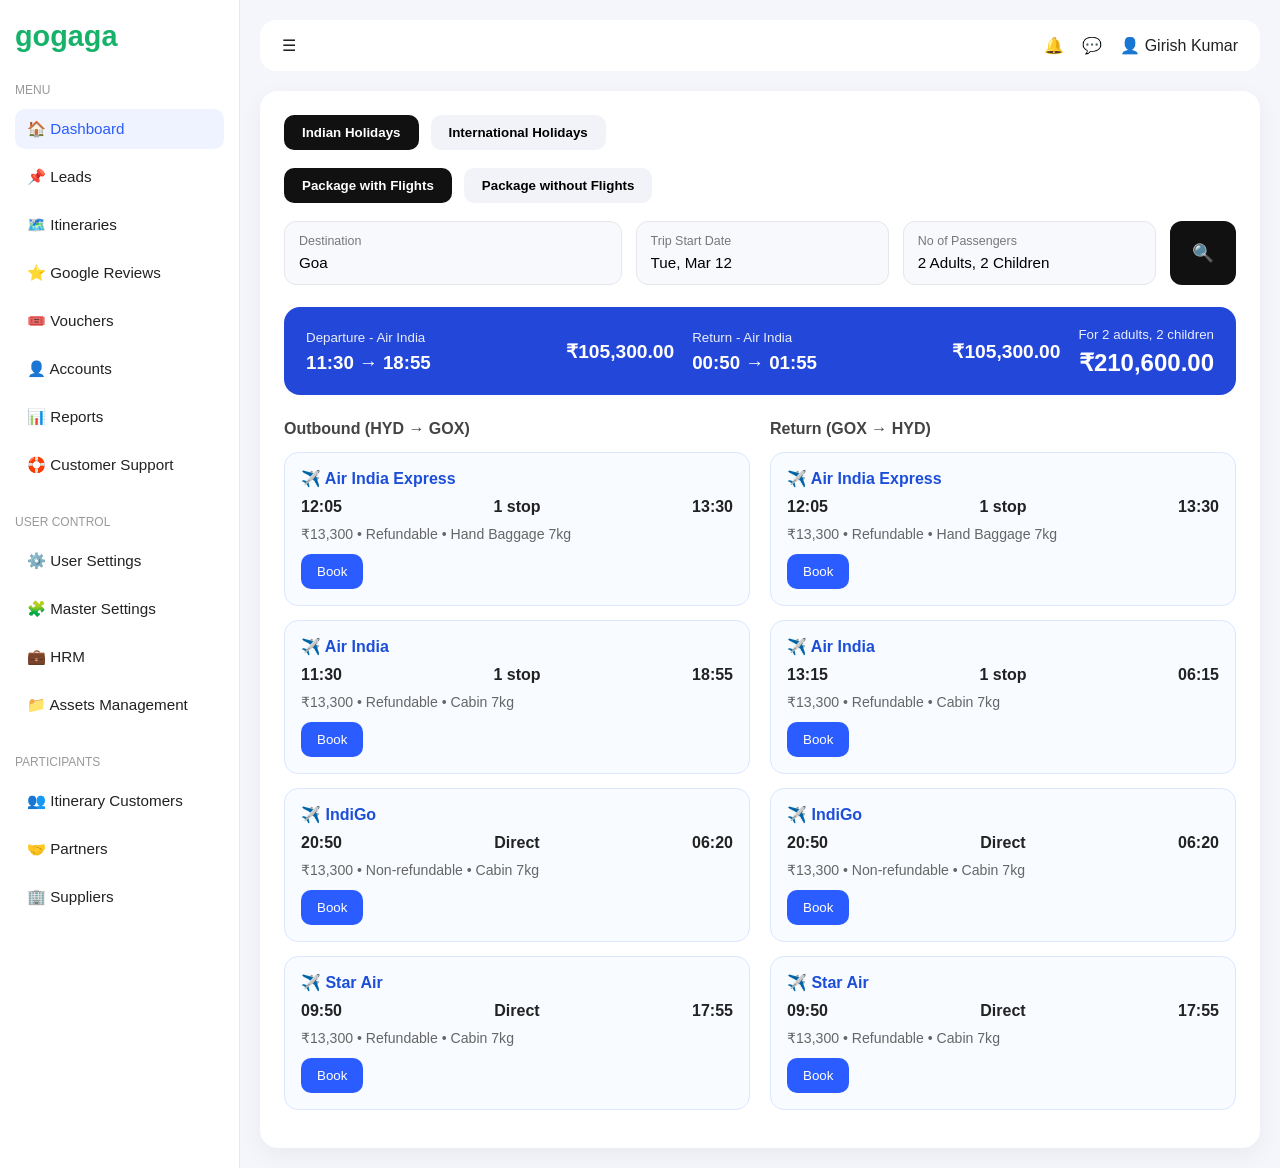
<file: flight-ui.html>
<!DOCTYPE html>
<html lang="en">
<head>
  <meta charset="UTF-8" />
  <meta name="viewport" content="width=device-width, initial-scale=1.0" />
  <title>Gogaga Flight Dashboard</title>
  <link rel="stylesheet" href="flight-ui.css" />
</head>
<body>

  <!-- Sidebar -->
  <aside class="sidebar">
    <div class="logo">gogaga</div>

    <div class="menu-section">
      <p class="menu-title">MENU</p>
      <ul>
        <li class="active">🏠 Dashboard</li>
        <li>📌 Leads</li>
        <li>🗺️ Itineraries</li>
        <li>⭐ Google Reviews</li>
        <li>🎟️ Vouchers</li>
        <li>👤 Accounts</li>
        <li>📊 Reports</li>
        <li>🛟 Customer Support</li>
      </ul>
    </div>

    <div class="menu-section">
      <p class="menu-title">USER CONTROL</p>
      <ul>
        <li>⚙️ User Settings</li>
        <li>🧩 Master Settings</li>
        <li>💼 HRM</li>
        <li>📁 Assets Management</li>
      </ul>
    </div>

    <div class="menu-section">
      <p class="menu-title">PARTICIPANTS</p>
      <ul>
        <li>👥 Itinerary Customers</li>
        <li>🤝 Partners</li>
        <li>🏢 Suppliers</li>
      </ul>
    </div>
  </aside>

  <!-- Main -->
  <main class="main">
    <!-- Topbar -->
    <header class="topbar">
      <div class="left-top">
        <span class="hamburger">☰</span>
      </div>
      <div class="right-top">
        <span>🔔</span>
        <span>💬</span>
        <span>👤 Girish Kumar</span>
      </div>
    </header>

    <!-- Content -->
    <section class="content-card">

      <!-- Tabs -->
      <div class="main-tabs">
        <button class="tab active">Indian Holidays</button>
        <button class="tab">International Holidays</button>
      </div>

      <div class="sub-tabs">
        <button class="subtab active">Package with Flights</button>
        <button class="subtab">Package without Flights</button>
      </div>

      <!-- Filters -->
      <div class="filters">
        <div class="filter-box">
          <label>Destination</label>
          <input type="text" value="Goa" />
        </div>

        <div class="filter-box">
          <label>Trip Start Date</label>
          <input type="text" value="Tue, Mar 12" />
        </div>

        <div class="filter-box">
          <label>No of Passengers</label>
          <input type="text" value="2 Adults, 2 Children" />
        </div>

        <button class="search-btn">🔍</button>
      </div>

      <!-- Flight Summary -->
      <div class="summary-bar">
        <div class="summary-left">
          <div>
            <small>Departure - Air India</small>
            <h3>11:30 → 18:55</h3>
          </div>
          <div class="price">₹105,300.00</div>
        </div>

        <div class="summary-right">
          <div>
            <small>Return - Air India</small>
            <h3>00:50 → 01:55</h3>
          </div>
          <div class="price">₹105,300.00</div>
        </div>

        <div class="total-box">
          <small>For 2 adults, 2 children</small>
          <h2>₹210,600.00</h2>
        </div>
      </div>

      <!-- Flight Results -->
      <div class="flight-columns">

        <!-- Outbound -->
        <div class="flight-column">
          <h4>Outbound (HYD → GOX)</h4>

          <div class="flight-card">
            <div class="airline">✈️ Air India Express</div>
            <div class="times">
              <span>12:05</span>
              <span>1 stop</span>
              <span>13:30</span>
            </div>
            <div class="meta">₹13,300 • Refundable • Hand Baggage 7kg</div>
            <button>Book</button>
          </div>

          <div class="flight-card">
            <div class="airline">✈️ Air India</div>
            <div class="times">
              <span>11:30</span>
              <span>1 stop</span>
              <span>18:55</span>
            </div>
            <div class="meta">₹13,300 • Refundable • Cabin 7kg</div>
            <button>Book</button>
          </div>

          <div class="flight-card">
            <div class="airline">✈️ IndiGo</div>
            <div class="times">
              <span>20:50</span>
              <span>Direct</span>
              <span>06:20</span>
            </div>
            <div class="meta">₹13,300 • Non-refundable • Cabin 7kg</div>
            <button>Book</button>
          </div>

          <div class="flight-card">
            <div class="airline">✈️ Star Air</div>
            <div class="times">
              <span>09:50</span>
              <span>Direct</span>
              <span>17:55</span>
            </div>
            <div class="meta">₹13,300 • Refundable • Cabin 7kg</div>
            <button>Book</button>
          </div>
        </div>

        <!-- Return -->
        <div class="flight-column">
          <h4>Return (GOX → HYD)</h4>

          <div class="flight-card">
            <div class="airline">✈️ Air India Express</div>
            <div class="times">
              <span>12:05</span>
              <span>1 stop</span>
              <span>13:30</span>
            </div>
            <div class="meta">₹13,300 • Refundable • Hand Baggage 7kg</div>
            <button>Book</button>
          </div>

          <div class="flight-card">
            <div class="airline">✈️ Air India</div>
            <div class="times">
              <span>13:15</span>
              <span>1 stop</span>
              <span>06:15</span>
            </div>
            <div class="meta">₹13,300 • Refundable • Cabin 7kg</div>
            <button>Book</button>
          </div>

          <div class="flight-card">
            <div class="airline">✈️ IndiGo</div>
            <div class="times">
              <span>20:50</span>
              <span>Direct</span>
              <span>06:20</span>
            </div>
            <div class="meta">₹13,300 • Non-refundable • Cabin 7kg</div>
            <button>Book</button>
          </div>

          <div class="flight-card">
            <div class="airline">✈️ Star Air</div>
            <div class="times">
              <span>09:50</span>
              <span>Direct</span>
              <span>17:55</span>
            </div>
            <div class="meta">₹13,300 • Refundable • Cabin 7kg</div>
            <button>Book</button>
          </div>
        </div>

      </div>
    </section>
  </main>

  <script src="flight-ui.js"></script>
</body>
</html>
</file>
<file: flight-ui.css>
* {
  margin: 0;
  padding: 0;
  box-sizing: border-box;
  font-family: Arial, sans-serif;
}

body {
  display: flex;
  background: #f4f6fb;
  color: #222;
}

/* Sidebar */
.sidebar {
  width: 240px;
  min-height: 100vh;
  background: #fff;
  border-right: 1px solid #e6e9f0;
  padding: 20px 15px;
}

.logo {
  font-size: 1.8rem;
  font-weight: bold;
  color: #17b26a;
  margin-bottom: 30px;
}

.menu-section {
  margin-bottom: 30px;
}

.menu-title {
  font-size: 0.75rem;
  color: #999;
  margin-bottom: 12px;
  text-transform: uppercase;
}

.menu-section ul {
  list-style: none;
}

.menu-section li {
  padding: 11px 12px;
  border-radius: 10px;
  cursor: pointer;
  margin-bottom: 8px;
  font-size: 0.95rem;
}

.menu-section li:hover,
.menu-section li.active {
  background: #eef3ff;
  color: #2b5cff;
}

/* Main */
.main {
  flex: 1;
  padding: 20px;
}

.topbar {
  background: #fff;
  border-radius: 16px;
  padding: 16px 22px;
  display: flex;
  justify-content: space-between;
  align-items: center;
  margin-bottom: 20px;
}

.right-top {
  display: flex;
  gap: 18px;
  align-items: center;
}

/* Content Card */
.content-card {
  background: #fff;
  border-radius: 18px;
  padding: 24px;
  box-shadow: 0 8px 24px rgba(0,0,0,0.05);
}

/* Tabs */
.main-tabs,
.sub-tabs {
  display: flex;
  gap: 12px;
  margin-bottom: 18px;
}

.tab,
.subtab {
  border: none;
  background: #f1f3f8;
  padding: 10px 18px;
  border-radius: 10px;
  cursor: pointer;
  font-weight: 600;
}

.tab.active,
.subtab.active {
  background: #111;
  color: #fff;
}

/* Filters */
.filters {
  display: grid;
  grid-template-columns: 2fr 1.5fr 1.5fr auto;
  gap: 14px;
  margin-bottom: 22px;
}

.filter-box {
  background: #f8f9fc;
  border: 1px solid #e5e7eb;
  border-radius: 12px;
  padding: 12px 14px;
}

.filter-box label {
  display: block;
  font-size: 0.78rem;
  color: #777;
  margin-bottom: 6px;
}

.filter-box input {
  width: 100%;
  border: none;
  background: transparent;
  font-size: 0.95rem;
  outline: none;
}

.search-btn {
  background: #111;
  color: white;
  border: none;
  border-radius: 12px;
  padding: 0 22px;
  cursor: pointer;
  font-size: 1.1rem;
}

/* Summary */
.summary-bar {
  background: #2347d9;
  color: white;
  border-radius: 16px;
  padding: 18px 22px;
  display: grid;
  grid-template-columns: 1fr 1fr auto;
  gap: 18px;
  margin-bottom: 25px;
}

.summary-left,
.summary-right {
  display: flex;
  justify-content: space-between;
  align-items: center;
}

.summary-bar small {
  opacity: 0.9;
}

.summary-bar h3 {
  margin-top: 6px;
}

.price {
  font-size: 1.2rem;
  font-weight: bold;
}

.total-box {
  text-align: right;
}

.total-box h2 {
  margin-top: 6px;
}

/* Flight Columns */
.flight-columns {
  display: grid;
  grid-template-columns: 1fr 1fr;
  gap: 20px;
}

.flight-column h4 {
  margin-bottom: 14px;
  color: #444;
}

.flight-card {
  background: #f8fbff;
  border: 1px solid #dbe7ff;
  border-radius: 14px;
  padding: 16px;
  margin-bottom: 14px;
}

.airline {
  font-weight: bold;
  margin-bottom: 10px;
  color: #1d4ed8;
}

.times {
  display: flex;
  justify-content: space-between;
  margin-bottom: 10px;
  font-weight: 600;
}

.meta {
  font-size: 0.88rem;
  color: #666;
  margin-bottom: 12px;
}

.flight-card button {
  background: #2b5cff;
  color: white;
  border: none;
  padding: 10px 16px;
  border-radius: 10px;
  cursor: pointer;
}

/* Responsive */
@media (max-width: 1100px) {
  .filters {
    grid-template-columns: 1fr 1fr;
  }

  .summary-bar {
    grid-template-columns: 1fr;
  }

  .flight-columns {
    grid-template-columns: 1fr;
  }
}

@media (max-width: 850px) {
  body {
    flex-direction: column;
  }

  .sidebar {
    width: 100%;
    min-height: auto;
  }
}
</file>
